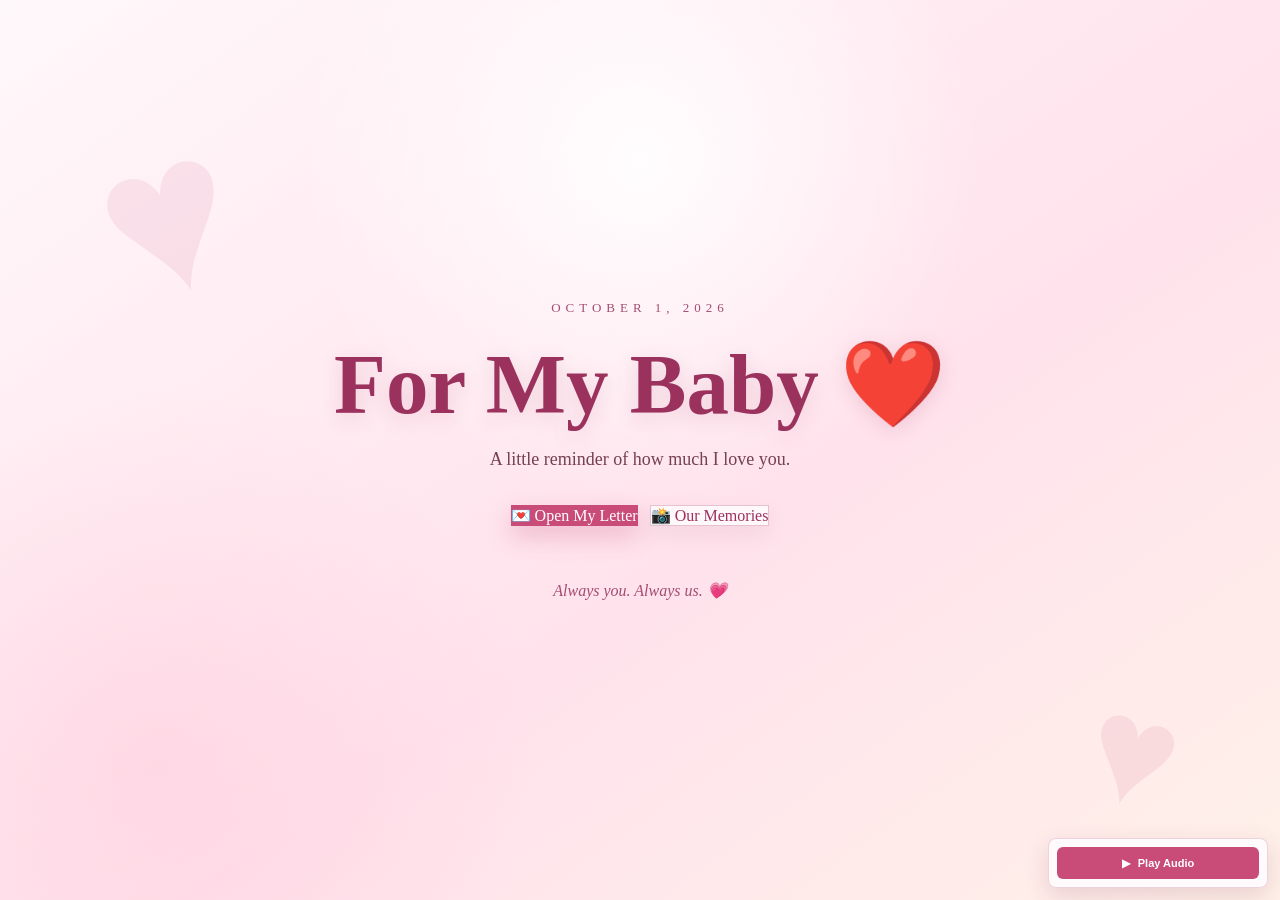
<file: index.html>
<!DOCTYPE html>
<html lang="en">
<head>
    <meta charset="UTF-8">
    <meta name="viewport" content="width=device-width, initial-scale=1.0">
    <title>For My Baby ❤️</title>
    <link rel="stylesheet" href="style.css?v=music-control">
</head>
<body class="slide-shell">
    <iframe class="slide-frame" name="slides" src="home.html" title="Our slides"></iframe>
    <div class="music-player">
        <button class="music-toggle" id="music-toggle" type="button" aria-label="Play music" aria-pressed="false">
            <span class="music-toggle-icon" aria-hidden="true">▶</span>
            <span class="music-toggle-label">Play Audio</span>
        </button>
        <audio id="background-audio" src="background-music.mp3" preload="auto"></audio>
    </div>
    <script>
        const audioPlayer = document.getElementById("background-audio");
        const musicToggle = document.getElementById("music-toggle");
        const musicToggleIcon = musicToggle.querySelector(".music-toggle-icon");
        const musicToggleLabel = musicToggle.querySelector(".music-toggle-label");

        function updateMusicButton(isPlaying) {
            musicToggleIcon.textContent = isPlaying ? "❚❚" : "▶";
            musicToggleLabel.textContent = isPlaying ? "Pause Audio" : "Play Audio";
            musicToggle.setAttribute("aria-label", isPlaying ? "Pause music" : "Play music");
            musicToggle.setAttribute("aria-pressed", String(isPlaying));
        }

        musicToggle.addEventListener("click", async () => {
            if (audioPlayer.paused) {
                if (audioPlayer.ended || audioPlayer.currentTime >= audioPlayer.duration) {
                    audioPlayer.currentTime = 0;
                }

                try {
                    await audioPlayer.play();
                } catch {
                    updateMusicButton(false);
                }
            } else {
                audioPlayer.pause();
            }
        });

        audioPlayer.addEventListener("playing", () => updateMusicButton(true));
        audioPlayer.addEventListener("pause", () => updateMusicButton(false));
        audioPlayer.addEventListener("ended", () => updateMusicButton(false));
        audioPlayer.addEventListener("error", () => {
            musicToggleIcon.textContent = "!";
            musicToggleLabel.textContent = "Audio unavailable";
            musicToggle.setAttribute("aria-label", "Audio unavailable");
            musicToggle.setAttribute("aria-pressed", "false");
        });
    </script>
</body>
</html>
</file>
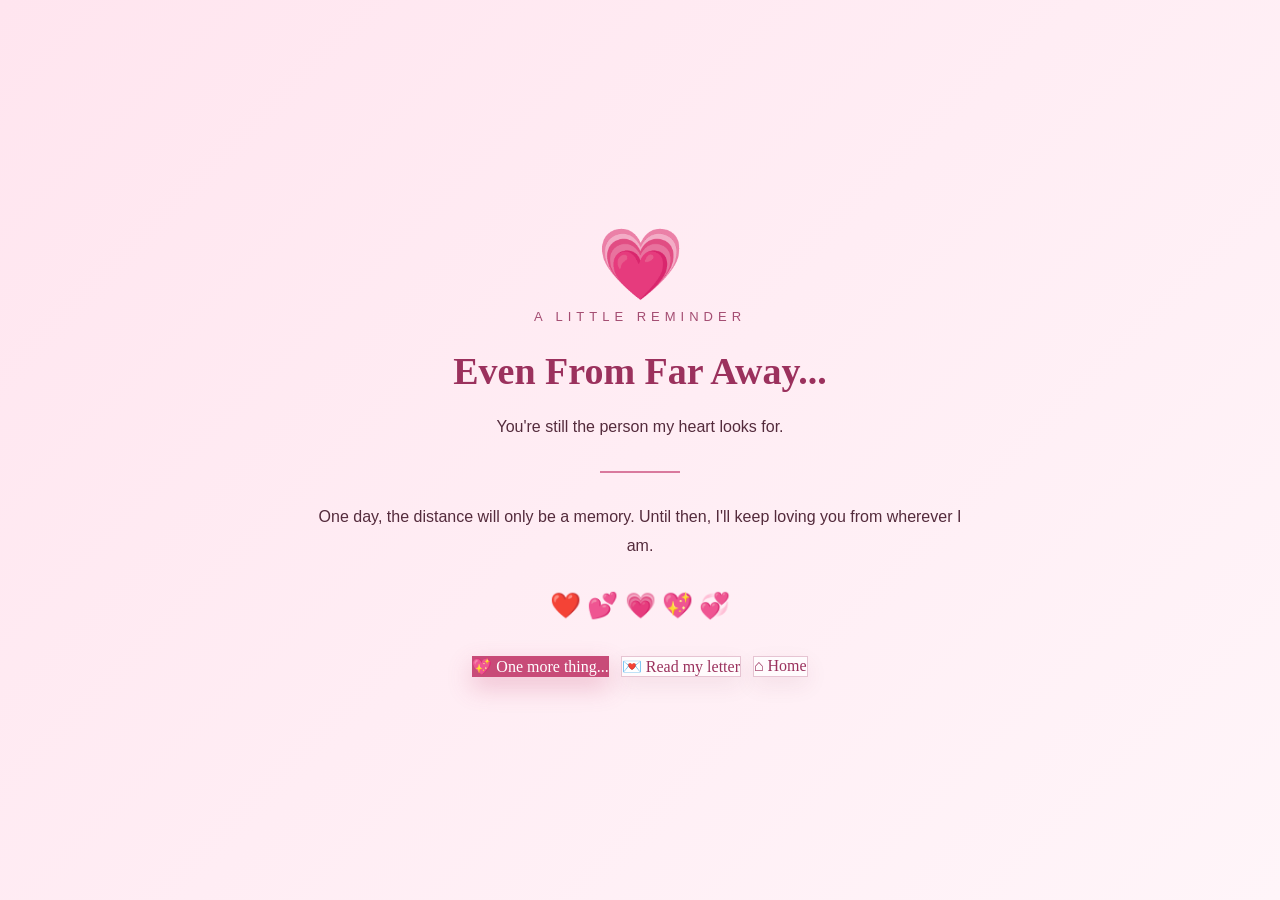
<file: distance.html>
<!DOCTYPE html>
<html lang="en">
<head>
    <meta charset="UTF-8">
    <meta name="viewport" content="width=device-width, initial-scale=1.0">
    <title>A Little Love Note ❤️</title>
    <link rel="stylesheet" href="style.css">
</head>
<body>
    <div class="hearts" aria-hidden="true">
        <span>❤️</span><span>💗</span><span>💕</span><span>💖</span>
        <span>💗</span><span>❤️</span><span>💕</span><span>💞</span>
    </div>

    <main class="distance">
        <section class="distance-card">
            <div class="big-heart">💗</div>
            <p class="small-text">A LITTLE REMINDER</p>
            <h1>Even From Far Away...</h1>
            <p>You're still the person my heart looks for.</p>
            <div class="line"></div>
            <p>One day, the distance will only be a memory. Until then, I'll keep loving you from wherever I am.</p>
            <div class="hearts-line">❤️ 💕 💗 💖 💞</div>

            <nav class="page-links" aria-label="More pages">
                <a class="button-primary" href="ending.html" target="slides">💖 One more thing...</a>
                <a class="button-secondary" href="letter.html" target="slides">💌 Read my letter</a>
                <a class="button-secondary" href="home.html" target="slides">⌂ Home</a>
            </nav>
        </section>
    </main>
</body>
</html>
</file>
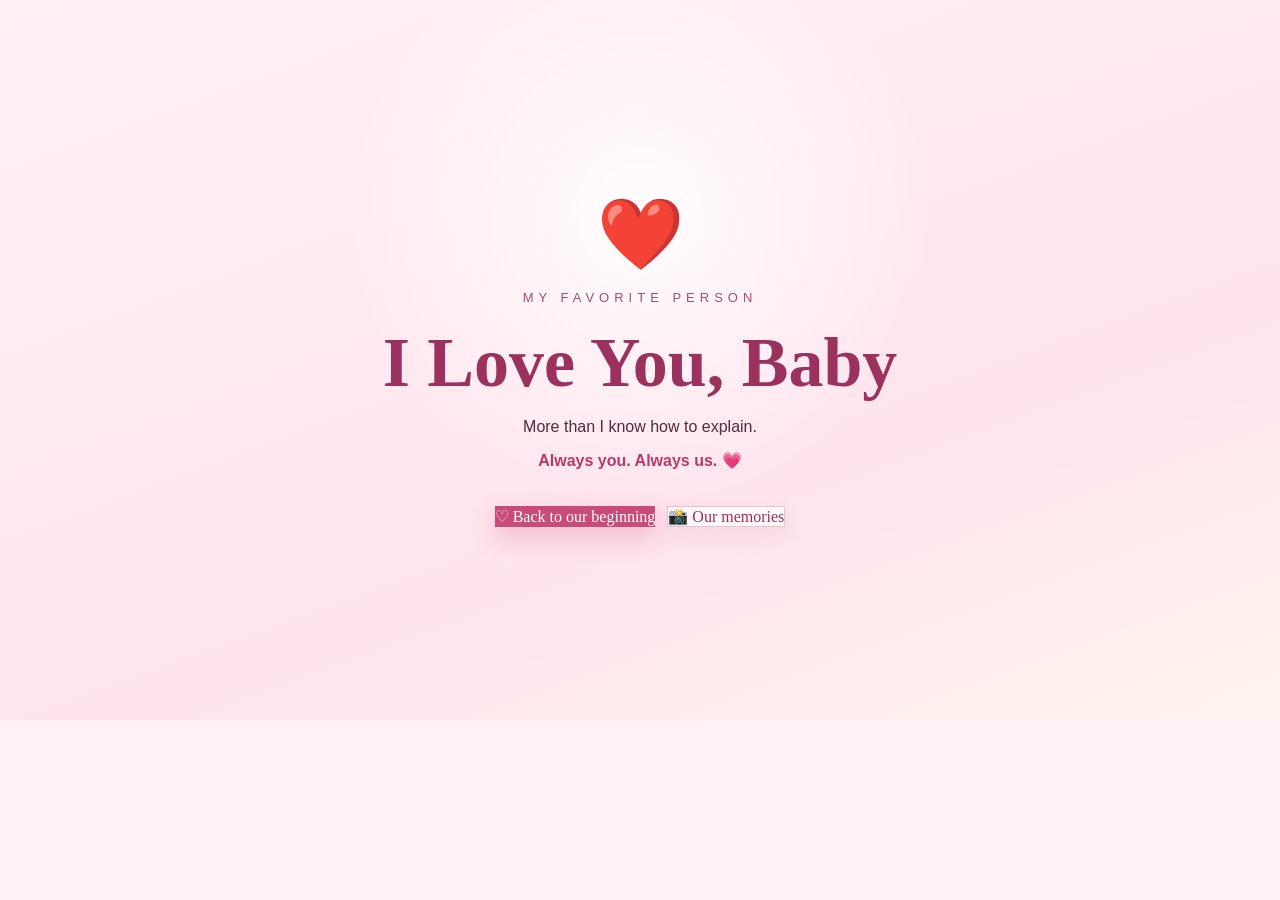
<file: ending.html>
<!DOCTYPE html>
<html lang="en">
<head>
    <meta charset="UTF-8">
    <meta name="viewport" content="width=device-width, initial-scale=1.0">
    <title>Always Us ❤️</title>
    <link rel="stylesheet" href="style.css">
</head>
<body>
    <div class="hearts" aria-hidden="true">
        <span>❤️</span><span>💗</span><span>💕</span><span>💖</span>
        <span>💗</span><span>❤️</span><span>💕</span><span>💞</span>
    </div>

    <main class="ending-page">
        <div class="big-heart">❤️</div>
        <p class="small-text">MY FAVORITE PERSON</p>
        <h1>I Love You, Baby</h1>
        <p>More than I know how to explain.</p>
        <p class="forever">Always you. Always us. 💗</p>

        <nav class="page-links" aria-label="More pages">
            <a class="button-primary" href="home.html" target="slides">♡ Back to our beginning</a>
            <a class="button-secondary" href="memories.html" target="slides">📸 Our memories</a>
        </nav>
    </main>
</body>
</html>
</file>
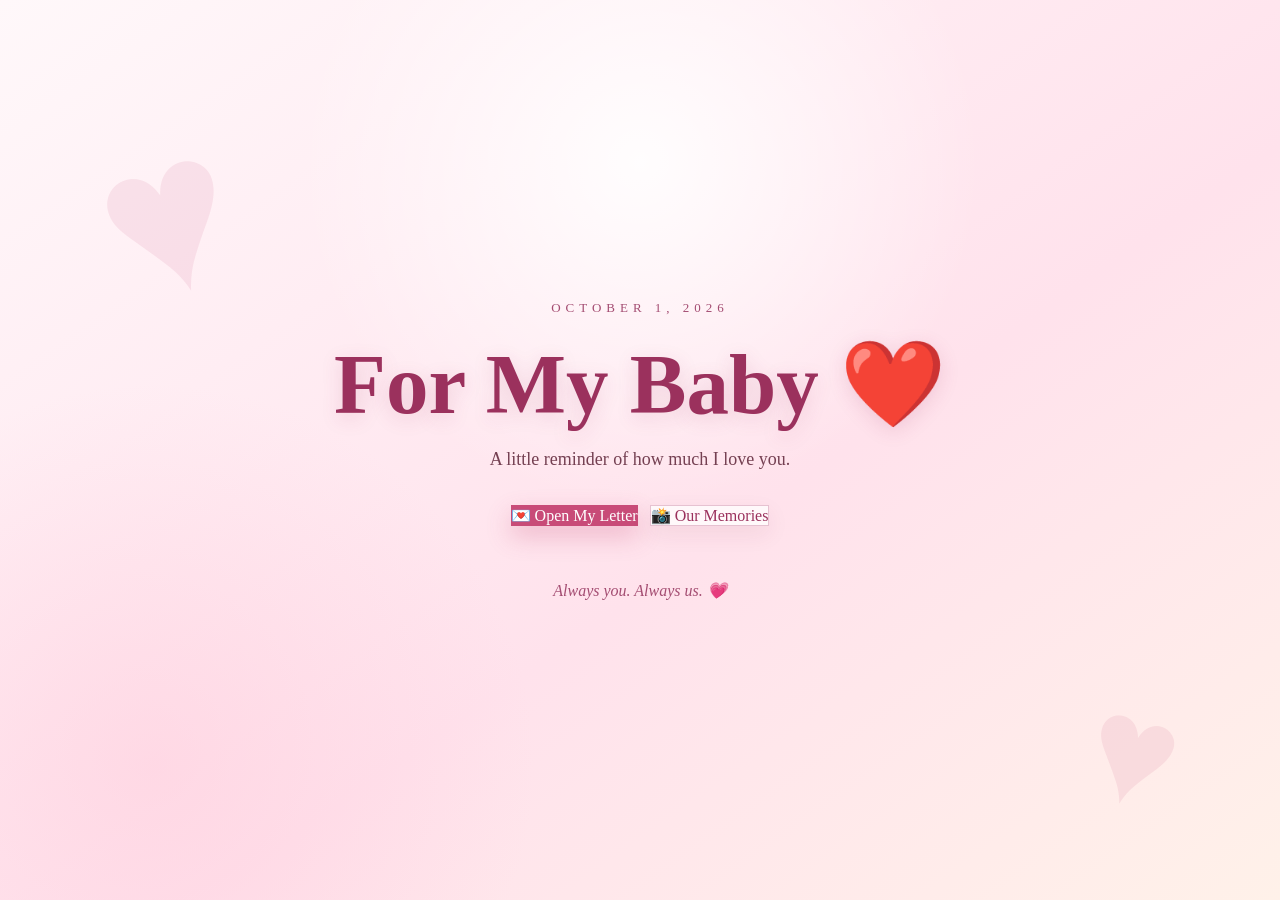
<file: home.html>
<!DOCTYPE html>
<html lang="en">
<head>
    <meta charset="UTF-8">
    <meta name="viewport" content="width=device-width, initial-scale=1.0">
    <title>For My Baby ❤️</title>
    <link rel="stylesheet" href="style.css">
</head>
<body>
    <div class="hearts" aria-hidden="true">
        <span>❤️</span><span>💗</span><span>💕</span><span>💖</span>
        <span>💗</span><span>❤️</span><span>💕</span><span>💞</span>
    </div>

    <main class="hero">
        <p class="small-text">OCTOBER 1, 2026</p>
        <h1>For My Baby ❤️</h1>
        <p class="subtitle">A little reminder of how much I love you.</p>

        <nav class="hero-actions" aria-label="Choose a page">
            <a class="button-primary" href="letter.html" target="slides">💌 Open My Letter</a>
            <a class="button-secondary" href="memories.html" target="slides">📸 Our Memories</a>
        </nav>

        <p class="home-note">Always you. Always us. 💗</p>
    </main>
</body>
</html>
</file>
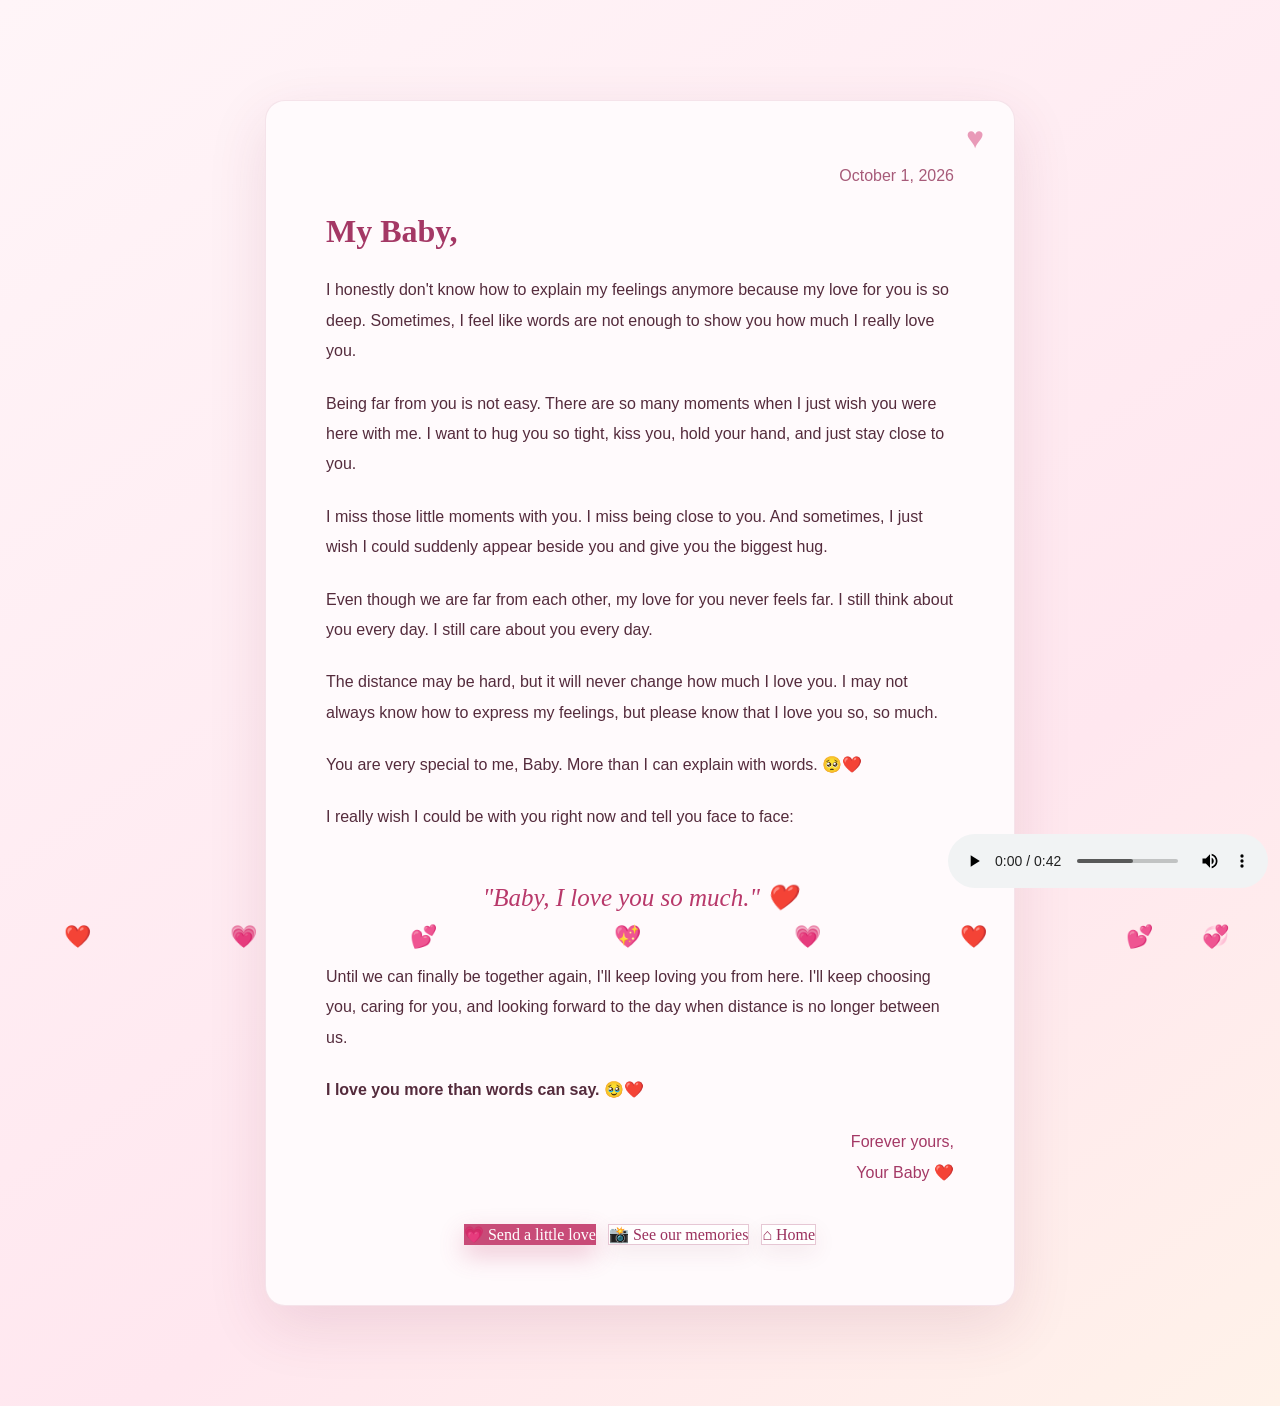
<file: letter.html>
<!DOCTYPE html>
<html lang="en">
<head>
    <meta charset="UTF-8">
    <meta name="viewport" content="width=device-width, initial-scale=1.0">
    <title>My Letter to You ❤️</title>
    <link rel="stylesheet" href="style.css">
</head>
<body>
    <div class="hearts" aria-hidden="true">
        <span>❤️</span><span>💗</span><span>💕</span><span>💖</span>
        <span>💗</span><span>❤️</span><span>💕</span><span>💞</span>
    </div>

    <main class="letter">
        <article class="paper">
            <p class="date">October 1, 2026</p>
            <h2>My Baby,</h2>

            <p>I honestly don't know how to explain my feelings anymore because my love for you is so deep. Sometimes, I feel like words are not enough to show you how much I really love you.</p>
            <p>Being far from you is not easy. There are so many moments when I just wish you were here with me. I want to hug you so tight, kiss you, hold your hand, and just stay close to you.</p>
            <p>I miss those little moments with you. I miss being close to you. And sometimes, I just wish I could suddenly appear beside you and give you the biggest hug.</p>
            <p>Even though we are far from each other, my love for you never feels far. I still think about you every day. I still care about you every day.</p>
            <p>The distance may be hard, but it will never change how much I love you. I may not always know how to express my feelings, but please know that I love you so, so much.</p>
            <p>You are very special to me, Baby. More than I can explain with words. 🥺❤️</p>
            <p>I really wish I could be with you right now and tell you face to face:</p>

            <div class="quote">"Baby, I love you so much." ❤️</div>

            <p>Until we can finally be together again, I'll keep loving you from here. I'll keep choosing you, caring for you, and looking forward to the day when distance is no longer between us.</p>
            <p class="ending">I love you more than words can say. 🥹❤️</p>
            <p class="signature">Forever yours,<br>Your Baby ❤️</p>

            <nav class="page-links" aria-label="More pages">
                <a class="button-primary" href="distance.html" target="slides">💗 Send a little love</a>
                <a class="button-secondary" href="memories.html" target="slides">📸 See our memories</a>
                <a class="button-secondary" href="home.html" target="slides">⌂ Home</a>
            </nav>
        </article>
    </main>

    <audio id="letter-audio" controls preload="auto" hidden></audio>

    <script>
        const letterAudio = document.getElementById("letter-audio");
        const isStandalone = window.self === window.top;

        if (isStandalone) {
            document.body.classList.add("standalone-letter");
            letterAudio.src = "background-music.mp3";
            letterAudio.hidden = false;
            letterAudio.style.cssText = "display: block; position: fixed; right: 12px; bottom: 12px; z-index: 100; width: min(320px, calc(100vw - 24px)); height: 54px;";
        }
    </script>
</body>
</html>
</file>
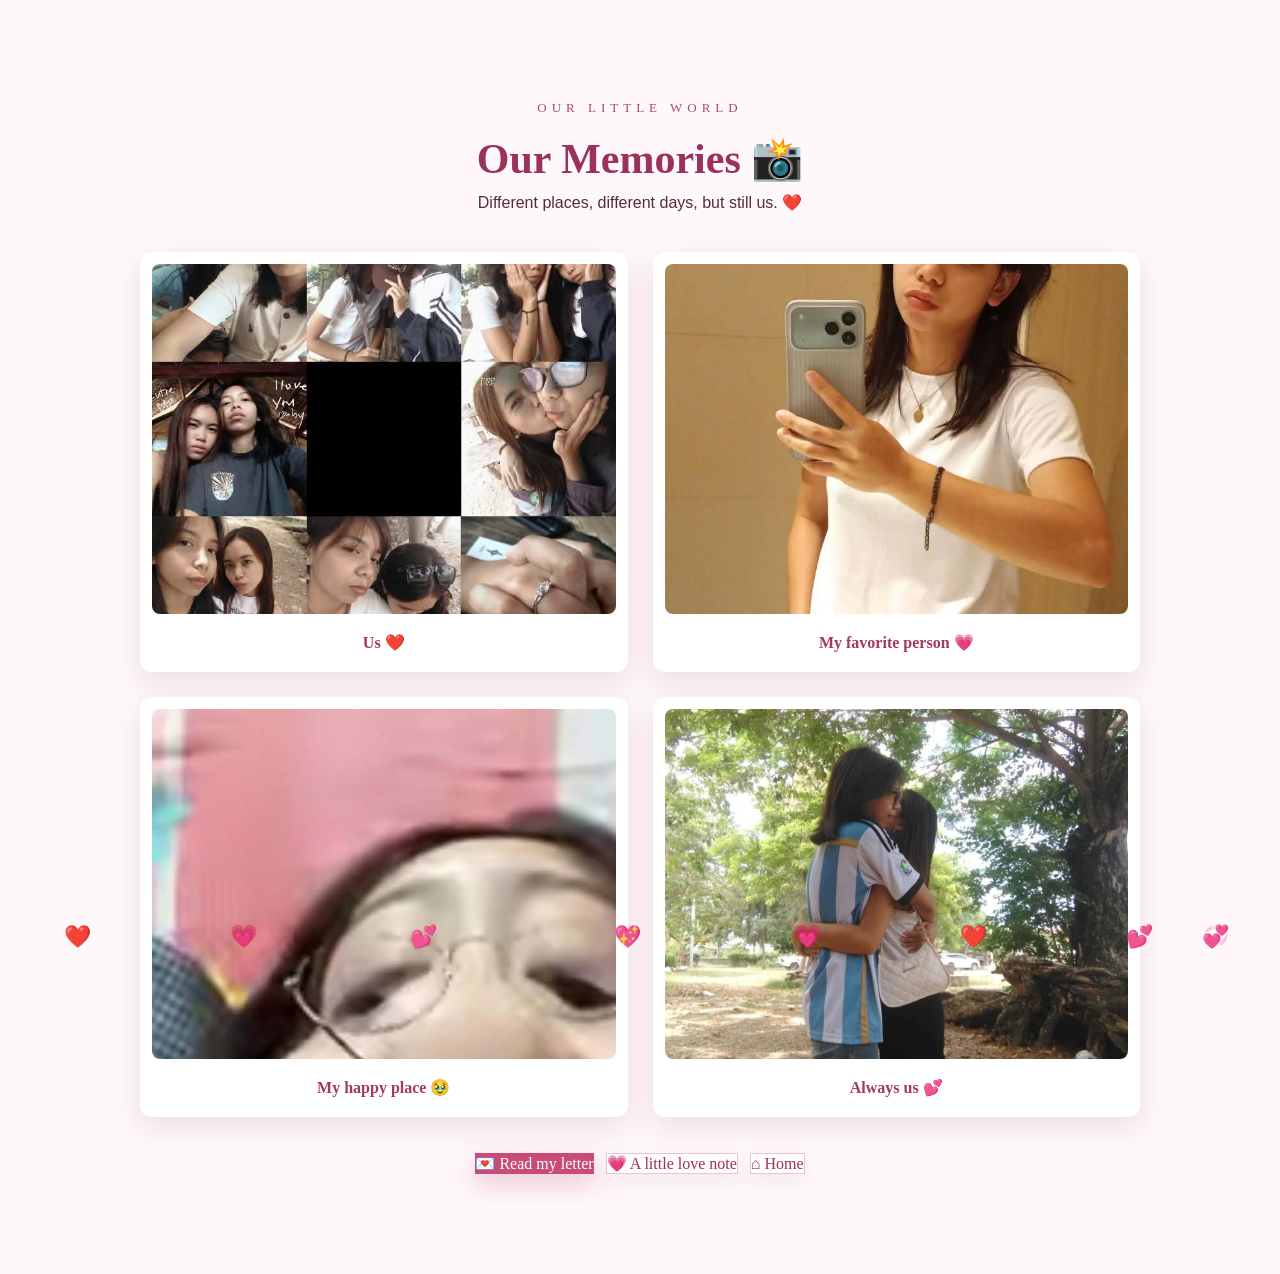
<file: memories.html>
<!DOCTYPE html>
<html lang="en">
<head>
    <meta charset="UTF-8">
    <meta name="viewport" content="width=device-width, initial-scale=1.0">
    <title>Our Memories ❤️</title>
    <link rel="stylesheet" href="style.css">
</head>
<body>
    <div class="hearts" aria-hidden="true">
        <span>❤️</span><span>💗</span><span>💕</span><span>💖</span>
        <span>💗</span><span>❤️</span><span>💕</span><span>💞</span>
    </div>

    <main class="memories">
        <p class="small-text">OUR LITTLE WORLD</p>
        <h1>Our Memories 📸</h1>
        <p class="memory-text">Different places, different days, but still us. ❤️</p>

        <div class="gallery">
            <div class="photo">
                <button class="photo-view" type="button" aria-label="View photo: Us" data-caption="Us ❤️">
                    <img src="f45a0f33-6721-474c-8d73-1665b9144b93.jpg" alt="Our memory">
                </button>
                <span class="photo-placeholder" aria-hidden="true" hidden>♡<small>A little piece of us</small></span>
                <span>Us ❤️</span>
            </div>
            <div class="photo">
                <button class="photo-view" type="button" aria-label="View photo: My favorite person" data-caption="My favorite person 💗">
                    <img src="2babba98-69b6-4b0b-8e13-4343523f0bb8.jpg" alt="Our memory">
                </button>
                <span class="photo-placeholder" aria-hidden="true" hidden>♡<small>My favorite moment</small></span>
                <span>My favorite person 💗</span>
            </div>
            <div class="photo">
                <button class="photo-view" type="button" aria-label="View photo: My happy place" data-caption="My happy place 🥹">
                    <img src="f2f4e388-74cc-43ec-a702-1cacf27a7a13.jpg" alt="Our memory">
                </button>
                <span class="photo-placeholder" aria-hidden="true" hidden>♡<small>My happy place</small></span>
                <span>My happy place 🥹</span>
            </div>
            <div class="photo">
                <button class="photo-view" type="button" aria-label="View photo: Always us" data-caption="Always us 💕">
                    <img src="6d114da7-c4dc-4622-9747-cdec7e1051fc.jpg" alt="Our memory">
                </button>
                <span class="photo-placeholder" aria-hidden="true" hidden>♡<small>Always us</small></span>
                <span>Always us 💕</span>
            </div>
        </div>

        <nav class="page-links" aria-label="More pages">
            <a class="button-primary" href="letter.html" target="slides">💌 Read my letter</a>
            <a class="button-secondary" href="distance.html" target="slides">💗 A little love note</a>
            <a class="button-secondary" href="home.html" target="slides">⌂ Home</a>
        </nav>
    </main>

    <dialog class="photo-viewer" id="photo-viewer" aria-labelledby="photo-caption">
        <div class="photo-viewer-heading">
            <p id="photo-caption"></p>
            <button class="photo-viewer-close" type="button" aria-label="Close photo">×</button>
        </div>
        <img class="photo-viewer-image" alt="">
    </dialog>

    <script>
        const viewer = document.getElementById("photo-viewer");
        const viewerImage = viewer.querySelector(".photo-viewer-image");
        const viewerCaption = document.getElementById("photo-caption");

        document.querySelectorAll(".photo-view").forEach((button) => {
            const image = button.querySelector("img");

            button.addEventListener("click", () => {
                viewerImage.src = image.currentSrc || image.src;
                viewerImage.alt = image.alt;
                viewerCaption.textContent = button.dataset.caption;
                viewer.showModal();
            });

            image.addEventListener("error", () => {
                button.hidden = true;
                button.nextElementSibling.hidden = false;
            });
        });

        viewer.querySelector(".photo-viewer-close").addEventListener("click", () => viewer.close());
        viewer.addEventListener("click", (event) => {
            if (event.target === viewer) viewer.close();
        });
    </script>
</body>
</html>
</file>
<file: style.css>
* {
    margin: 0;
    padding: 0;
    box-sizing: border-box;
}

html {
    scroll-behavior: smooth;
}

body {
    font-family: "Georgia", serif;
    background: #fff0f6;
    color: #4a2635;
    overflow-x: hidden;
}

.slide-shell {
    min-height: 100vh;
    overflow: hidden;
}

.slide-frame {
    display: block;
    width: 100%;
    height: 100vh;
    border: 0;
}

.music-player {
    position: fixed;
    right: 12px;
    bottom: 12px;
    z-index: 30;
    display: grid;
    gap: 6px;
    width: 220px;
    max-width: calc(100vw - 24px);
    padding: 8px;
    border: 1px solid rgba(164, 56, 101, 0.2);
    border-radius: 8px;
    background: rgba(255, 250, 252, 0.96);
    box-shadow: 0 8px 24px rgba(120, 40, 70, 0.16);
}

.music-player span {
    color: #9b315d;
    font-family: Arial, sans-serif;
    font-size: 11px;
    font-weight: bold;
}

.music-toggle {
    display: flex;
    align-items: center;
    justify-content: center;
    gap: 8px;
    width: 100%;
    min-height: 32px;
    padding: 6px 10px;
    border-radius: 6px;
    background: #c84b78;
    color: white;
    font-size: 12px;
    text-decoration: none;
    touch-action: manipulation;
    transition: background 180ms ease;
}

.music-toggle span {
    color: inherit;
}

.music-toggle:hover {
    background: #ae3867;
    transform: none;
}

.music-toggle:focus-visible {
    outline: 3px solid #8e3155;
    outline-offset: 3px;
}

audio#bgMusic,
body:not(.standalone-letter) .music-button {
    display: none !important;
}

.standalone-letter .music-button {
    display: flex !important;
    align-items: center;
    justify-content: center;
    gap: 8px;
    top: auto;
    right: 12px;
    bottom: 12px;
    width: 130px;
    height: 40px;
    border-radius: 6px;
    font-size: 12px;
}

.standalone-letter .music-button span {
    color: inherit;
}

#letter-audio {
    position: fixed;
    right: 12px;
    bottom: 12px;
    z-index: 100;
    width: min(320px, calc(100vw - 24px));
}

/* HERO */

.hero {
    min-height: 100vh;
    display: flex;
    flex-direction: column;
    justify-content: center;
    align-items: center;
    text-align: center;
    padding: 30px;
    background:
        radial-gradient(circle at 50% 18%, rgba(255, 255, 255, 0.9), transparent 35%),
        radial-gradient(circle at 12% 85%, rgba(255, 192, 211, 0.35), transparent 28%),
        linear-gradient(145deg, #fff8fa, #ffe2ec 58%, #fff1e9);
    position: relative;
    isolation: isolate;
}

.hero::before,
.hero::after {
    content: "♥";
    position: absolute;
    z-index: -1;
    color: rgba(197, 68, 113, 0.1);
    font-size: clamp(100px, 18vw, 220px);
    line-height: 1;
}

.hero::before {
    top: 12%;
    left: 8%;
    transform: rotate(-18deg);
}

.hero::after {
    right: 8%;
    bottom: 8%;
    font-size: clamp(70px, 12vw, 150px);
    transform: rotate(16deg);
}

.small-text {
    letter-spacing: 5px;
    font-size: 13px;
    color: #a44d72;
    margin-bottom: 18px;
}

.hero h1 {
    font-size: clamp(45px, 10vw, 85px);
    color: #9b315d;
    text-shadow: 0 5px 20px rgba(155, 49, 93, 0.15);
    text-wrap: balance;
}

.subtitle {
    margin-top: 15px;
    font-size: 18px;
    color: #754052;
}

.hero-actions {
    display: flex;
    flex-wrap: wrap;
    justify-content: center;
    gap: 12px;
    margin-top: 35px;
}

.home-note {
    margin-top: 55px;
    color: #a44d72;
    font-style: italic;
}

button {
    border: none;
    min-height: 52px;
    padding: 14px 24px;
    border-radius: 50px;
    font-family: inherit;
    font-size: 16px;
    font-weight: bold;
    cursor: pointer;
    transition: transform 180ms ease, box-shadow 180ms ease, background 180ms ease;
}

.button-primary,
.button-secondary {
    display: inline-flex;
    align-items: center;
    justify-content: center;
    text-align: center;
    text-decoration: none;
}

.button-primary {
    background: #c84b78;
    color: white;
    box-shadow: 0 10px 25px rgba(200, 75, 120, 0.3);
}

.button-secondary {
    border: 1px solid rgba(164, 56, 101, 0.28);
    background: rgba(255, 255, 255, 0.76);
    color: #9b315d;
    box-shadow: 0 8px 22px rgba(120, 40, 70, 0.08);
}

button:hover {
    transform: translateY(-3px);
}

.button-primary:hover {
    background: #ae3867;
    box-shadow: 0 13px 28px rgba(200, 75, 120, 0.36);
}

button:focus-visible {
    outline: 3px solid #8e3155;
    outline-offset: 4px;
}


/* LETTER */

.letter {
    min-height: 100vh;
    padding: 100px 20px;
    display: flex;
    justify-content: center;
    align-items: center;
    background: linear-gradient(145deg, #fff5f8, #ffe7ef 65%, #fff2e9);
}

.paper {
    max-width: 750px;
    background: #fffafc;
    padding: 60px;
    border: 1px solid rgba(192, 105, 139, 0.16);
    border-radius: 20px;
    box-shadow: 0 20px 60px rgba(120, 40, 70, 0.12);
    position: relative;
}

.paper::before {
    content: "♥";
    position: absolute;
    top: 20px;
    right: 30px;
    color: #e99ab8;
    font-size: 30px;
}

.date {
    text-align: right;
    color: #a75b79;
    margin-bottom: 35px;
}

.paper h2 {
    font-size: 32px;
    margin-bottom: 25px;
    color: #a43865;
}

.paper p {
    font-family: Arial, sans-serif;
    line-height: 1.9;
    margin-bottom: 22px;
    font-size: 16px;
}

.quote {
    text-align: center;
    font-size: 25px;
    font-style: italic;
    color: #b8386a;
    padding: 25px;
    margin: 25px 0;
}

.ending {
    font-weight: bold;
}

.signature {
    text-align: right;
    color: #a43865;
}

.letter-action {
    padding-top: 18px;
    border-top: 1px dashed rgba(164, 56, 101, 0.28);
    text-align: center;
}

.love-message {
    min-height: 1.5em;
    margin: 14px 0 0 !important;
    color: #a43865;
    font-family: Georgia, serif !important;
    font-style: italic;
}


/* MEMORIES */

.memories {
    min-height: 100vh;
    padding: 100px 20px;
    text-align: center;
    background: #fff8fb;
}

.memories h1,
.memories h2 {
    font-size: 42px;
    color: #9b315d;
    margin-bottom: 10px;
}

.memory-text {
    font-family: Arial, sans-serif;
    margin-bottom: 40px;
}

.gallery {
    max-width: 1000px;
    margin: auto;
    display: grid;
    grid-template-columns: repeat(2, 1fr);
    gap: 25px;
}

.photo {
    background: white;
    padding: 12px;
    border-radius: 12px;
    box-shadow: 0 10px 30px rgba(100, 30, 60, 0.12);
    transition: 0.3s;
}

.photo:hover {
    transform: rotate(-2deg) scale(1.02);
}

.photo img {
    width: 100%;
    height: 350px;
    object-fit: cover;
    border-radius: 8px;
}

.photo-view {
    display: block;
    width: 100%;
    min-height: 0;
    padding: 0;
    border: 0;
    border-radius: 8px;
    background: transparent;
    box-shadow: none;
    cursor: zoom-in;
}

.photo-view:hover {
    transform: none;
    box-shadow: none;
}

.photo-view:focus-visible {
    outline-offset: 5px;
}

.photo-viewer {
    width: min(94vw, 1200px);
    max-width: none;
    max-height: 94vh;
    margin: auto;
    padding: 16px;
    overflow: auto;
    border: 1px solid rgba(255, 255, 255, 0.35);
    border-radius: 12px;
    background: #fff8fb;
    box-shadow: 0 24px 80px rgba(26, 13, 19, 0.35);
}

.photo-viewer::backdrop {
    background: rgba(34, 17, 25, 0.84);
    backdrop-filter: blur(5px);
}

.photo-viewer-heading {
    display: flex;
    align-items: center;
    justify-content: space-between;
    gap: 16px;
    margin-bottom: 12px;
}

.photo-viewer-heading p {
    color: #9b315d;
    font-weight: bold;
}

.photo-viewer-close {
    display: grid;
    width: 40px;
    min-height: 40px;
    padding: 0;
    place-items: center;
    border-radius: 50%;
    background: #f9e1ea;
    color: #79324f;
    font-size: 28px;
    line-height: 1;
}

.photo-viewer-image {
    display: block;
    width: auto;
    height: auto;
    max-width: 100%;
    max-height: calc(94vh - 100px);
    margin: 0 auto;
    object-fit: contain;
}

.photo .photo-placeholder {
    height: 350px;
    display: flex;
    flex-direction: column;
    align-items: center;
    justify-content: center;
    gap: 8px;
    border-radius: 8px;
    background:
        radial-gradient(circle at 25% 25%, rgba(255, 255, 255, 0.9), transparent 35%),
        linear-gradient(145deg, #ffe6ee, #f8c5d5 58%, #fce9dc);
    color: #b74470;
    font-size: 82px;
}

.photo:nth-child(2) .photo-placeholder {
    background: linear-gradient(145deg, #fff1e5, #f8d1ca 58%, #ffe8ee);
}

.photo:nth-child(3) .photo-placeholder {
    background: linear-gradient(145deg, #ffeaf0, #f6c9dc 58%, #fff1e5);
}

.photo:nth-child(4) .photo-placeholder {
    background: linear-gradient(145deg, #fff0e8, #f6d2d8 58%, #fbe4ef);
}

.photo-placeholder[hidden] {
    display: none;
}

.photo-placeholder small {
    color: #754052;
    font-size: 14px;
    font-style: italic;
}

.photo span {
    display: block;
    padding: 15px 5px 8px;
    color: #a43865;
    font-weight: bold;
}


/* DISTANCE */

.distance {
    min-height: 100vh;
    padding: 100px 20px;
    text-align: center;
    background: linear-gradient(135deg, #ffe5ef, #fff5f9);
    display: flex;
    align-items: center;
    justify-content: center;
}

.distance-card {
    max-width: 650px;
    margin: auto;
}

.big-heart {
    font-size: 70px;
    animation: heartbeat 1.5s infinite;
}

.distance h1,
.distance h2 {
    font-size: 38px;
    color: #9b315d;
    margin: 20px 0;
}

.distance p {
    font-family: Arial, sans-serif;
    line-height: 1.8;
}

.line {
    width: 80px;
    height: 2px;
    background: #d9799d;
    margin: 30px auto;
}

.hearts-line {
    font-size: 25px;
    margin-top: 30px;
}

.page-links {
    width: 100%;
    max-width: 430px;
    display: flex;
    flex-wrap: wrap;
    justify-content: center;
    gap: 12px;
    margin: 36px auto 0;
}


/* END */

.ending-page {
    min-height: 80vh;
    display: flex;
    flex-direction: column;
    justify-content: center;
    align-items: center;
    text-align: center;
    padding: 30px;
    background:
        radial-gradient(circle at 50% 30%, rgba(255, 255, 255, 0.9), transparent 36%),
        linear-gradient(160deg, #fff0f6, #ffe4ed 65%, #fff4ed);
}

.ending-page h1 {
    font-size: clamp(40px, 8vw, 70px);
    color: #9b315d;
}

.ending-page p {
    font-family: Arial, sans-serif;
    margin-top: 15px;
}

.forever {
    color: #b8386a;
    font-weight: bold;
}

.ending-page button {
    margin-top: 28px;
}


/* FLOATING HEARTS */

.hearts span {
    position: fixed;
    bottom: -50px;
    font-size: 22px;
    animation: float 8s linear infinite;
    z-index: 10;
    pointer-events: none;
}

.hearts span:nth-child(1) { left: 5%; animation-delay: 0s; }
.hearts span:nth-child(2) { left: 18%; animation-delay: 2s; }
.hearts span:nth-child(3) { left: 32%; animation-delay: 4s; }
.hearts span:nth-child(4) { left: 48%; animation-delay: 1s; }
.hearts span:nth-child(5) { left: 62%; animation-delay: 3s; }
.hearts span:nth-child(6) { left: 75%; animation-delay: 5s; }
.hearts span:nth-child(7) { left: 88%; animation-delay: 2s; }
.hearts span:nth-child(8) { right: 4%; animation-delay: 6s; }


@keyframes float {

    0% {
        transform: translateY(0) rotate(0);
        opacity: 0;
    }

    20% {
        opacity: 1;
    }

    100% {
        transform: translateY(-110vh) rotate(360deg);
        opacity: 0;
    }

}


@keyframes heartbeat {

    0%, 100% {
        transform: scale(1);
    }

    50% {
        transform: scale(1.18);
    }

}


/* CLICK HEART */

.click-heart {
    position: fixed;
    pointer-events: none;
    font-size: 25px;
    animation: clickHeart 1.2s forwards;
    z-index: 999;
}

@keyframes clickHeart {

    0% {
        transform: translate(-50%, -50%) scale(0.5);
        opacity: 1;
    }

    100% {
        transform: translate(-50%, -150px) scale(1.5);
        opacity: 0;
    }

}


/* MOBILE */

@media (max-width: 600px) {

    .paper {
        padding: 35px 25px;
    }

    .hero-actions {
        width: 100%;
        max-width: 340px;
    }

    .hero-actions > *,
    .page-links > * {
        width: 100%;
    }

    .gallery {
        grid-template-columns: 1fr;
    }

    .photo img {
        height: 300px;
    }

    .memories h1,
    .memories h2 {
        font-size: 35px;
    }

}

@media (prefers-reduced-motion: reduce) {
    *,
    *::before,
    *::after {
        scroll-behavior: auto !important;
        animation-duration: 0.01ms !important;
        animation-iteration-count: 1 !important;
        transition-duration: 0.01ms !important;
    }
}

* {
    margin: 0;
    padding: 0;
    box-sizing: border-box;
}

html {
    scroll-behavior: smooth;
}

body {
    font-family: Georgia, "Times New Roman", serif;
    color: #542b3c;
    background: #fff1f6;
    min-height: 100vh;
    overflow-x: hidden;
}


/* =========================
   FLOATING HEARTS
========================= */

.floating-hearts span {
    position: fixed;
    bottom: -50px;
    font-size: 22px;
    pointer-events: none;
    z-index: 5;
    animation: floatHeart 9s linear infinite;
    opacity: 0;
}

.floating-hearts span:nth-child(1) {
    left: 5%;
    animation-delay: 0s;
}

.floating-hearts span:nth-child(2) {
    left: 17%;
    animation-delay: 2s;
}

.floating-hearts span:nth-child(3) {
    left: 30%;
    animation-delay: 4s;
}

.floating-hearts span:nth-child(4) {
    left: 43%;
    animation-delay: 1s;
}

.floating-hearts span:nth-child(5) {
    left: 58%;
    animation-delay: 5s;
}

.floating-hearts span:nth-child(6) {
    left: 70%;
    animation-delay: 3s;
}

.floating-hearts span:nth-child(7) {
    left: 83%;
    animation-delay: 6s;
}

.floating-hearts span:nth-child(😎 {
    left: 94%;
    animation-delay: 2s;
}

@keyframes floatHeart {

    0% {
        transform: translateY(0) rotate(0deg);
        opacity: 0;
    }

    15% {
        opacity: 0.8;
    }

    100% {
        transform: translateY(-110vh) rotate(360deg);
        opacity: 0;
    }
}


/* =========================
   MUSIC BUTTON
========================= */

.music-button {
    position: fixed;
    top: 20px;
    right: 20px;

    width: 50px;
    height: 50px;

    border: none;
    border-radius: 50%;

    background: #c94c7c;
    color: white;

    font-size: 20px;

    cursor: pointer;

    z-index: 100;

    box-shadow: 0 8px 25px rgba(130, 40, 75, 0.25);

    transition: 0.3s;
}

.music-button:hover {
    transform: scale(1.1);
}


/* =========================
   GENERAL
========================= */

.date-text {
    letter-spacing: 5px;
    font-family: Arial, sans-serif;
    font-size: 12px;
    color: #a45170;
    margin-bottom: 20px;
}

.love-button,
.back-button {
    display: inline-block;

    text-decoration: none;

    padding: 16px 30px;

    border-radius: 50px;

    background: #c94c7c;
    color: white;

    font-family: Arial, sans-serif;
    font-size: 15px;

    box-shadow: 0 10px 25px rgba(170, 55, 95, 0.25);

    transition: 0.3s;

    margin-top: 30px;
}

.love-button:hover,
.back-button:hover {
    transform: translateY(-4px) scale(1.03);
    background: #b63e6c;
}


/* =========================
   PAGE 1
========================= */

.home-page {
    background:
        radial-gradient(circle at 50% 10%, #ffd8e8, transparent 35%),
        linear-gradient(135deg, #fff8fb, #ffe5ef);
}

.hero {
    min-height: 100vh;

    display: flex;
    flex-direction: column;

    justify-content: center;
    align-items: center;

    text-align: center;

    padding: 30px;

    position: relative;
}

.heart-logo {
    font-size: 90px;
    color: #c94c7c;

    animation: pulse 2s infinite;

    margin-bottom: 5px;
}

.hero h1 {
    font-size: clamp(50px, 11vw, 95px);
    color: #9c315d;
    margin-bottom: 15px;
}

.subtitle {
    font-size: 20px;
    margin-bottom: 20px;
}

.small-message {
    font-family: Arial, sans-serif;
    line-height: 1.7;
    color: #805066;
}

@keyframes pulse {

    0%, 100% {
        transform: scale(1);
    }

    50% {
        transform: scale(1.12);
    }
}


/* =========================
   PAGE 2
========================= */

.page-container {
    min-height: 100vh;

    display: flex;
    flex-direction: column;

    align-items: center;

    padding: 90px 20px;
}

.letter-card {
    width: 100%;
    max-width: 760px;

    background: rgba(255, 252, 253, 0.95);

    padding: 55px;

    border-radius: 25px;

    box-shadow:
        0 20px 60px rgba(100, 35, 60, 0.12);

    position: relative;
}

.tiny-heart {
    position: absolute;
    right: 30px;
    top: 20px;

    font-size: 35px;
    color: #d77c9d;
}

.letter-card h1 {
    color: #9c315d;
    font-size: 38px;
    margin-bottom: 30px;
}

.letter-card p {
    font-family: Arial, sans-serif;
    font-size: 16px;
    line-height: 1.9;
    margin-bottom: 22px;
}

.quote {
    text-align: center;

    color: #b33668;

    font-size: 25px;

    font-style: italic;

    padding: 25px 10px;

    margin: 20px 0;
}

.love-ending {
    font-weight: bold;
    color: #a1325d;
}

.signature {
    text-align: right;
    color: #a1325d;
}


/* =========================
   PAGE 3
========================= */

.memories-page {
    min-height: 100vh;

    text-align: center;

    padding: 90px 20px 100px;
}

.memories-page h1 {
    font-size: clamp(42px, 8vw, 65px);
    color: #9c315d;
}

.memory-subtitle {
    font-family: Arial, sans-serif;
    line-height: 1.7;
    margin: 15px 0 45px;
}

.photo-grid {
    max-width: 1000px;
    margin: auto;

    display: grid;

    grid-template-columns: repeat(2, 1fr);

    gap: 25px;
}

.memory-card {
    background: white;

    padding: 12px;

    border-radius: 20px;

    box-shadow:
        0 15px 35px rgba(100, 30, 60, 0.12);

    transition: 0.4s;
}

.memory-card:hover {
    transform: translateY(-8px) rotate(-1deg);
}

.memory-card img {
    width: 100%;
    height: 350px;

    object-fit: cover;

    border-radius: 15px;
}

.memory-card p {
    padding: 15px 5px 8px;

    font-family: Arial, sans-serif;

    color: #9c315d;
    font-weight: bold;
}

.memory-message {
    margin: 55px auto 10px;

    max-width: 600px;

    font-family: Arial, sans-serif;

    line-height: 1.8;
}

.memory-message span {
    display: block;

    font-size: 30px;

    color: #d86d94;

    margin: 15px;
}


/* =========================
   PAGE 4
========================= */

.distance-page {
    background:
        radial-gradient(circle at 50% 15%, #43334b, transparent 30%),
        linear-gradient(160deg, #1d1725, #493044);

    color: #fff5fa;
}

.distance-content {
    min-height: 100vh;

    padding: 90px 20px;

    text-align: center;
}

.moon {
    font-size: 70px;

    margin-bottom: 15px;

    animation: moonFloat 3s ease-in-out infinite;
}

@keyframes moonFloat {

    0%, 100% {
        transform: translateY(0);
    }

    50% {
        transform: translateY(-10px);
    }
}

.distance-content .date-text {
    color: #e6a5be;
}

.distance-content h1 {
    font-size: clamp(38px, 8vw, 65px);

    margin-bottom: 40px;

    color: #fff0f6;
}

.distance-card {
    max-width: 700px;

    margin: auto;

    padding: 45px;

    border-radius: 25px;

    background: rgba(255, 255, 255, 0.08);

    border: 1px solid rgba(255, 255, 255, 0.15);

    backdrop-filter: blur(10px);
}

.distance-card p {
    font-family: Arial, sans-serif;

    line-height: 1.9;

    margin-bottom: 25px;
}

.big-heart {
    font-size: 65px;

    margin: 25px;

    animation: pulse 1.7s infinite;
}

.strong-message {
    color: #ffb8d0;

    font-weight: bold;

    font-size: 18px;
}

.future-message {
    margin-top: 35px;

    font-family: Arial, sans-serif;

    line-height: 1.8;

    color: #ffdce9;
}


/* =========================
   PAGE 5
========================= */

.ending-page {
    background:
        radial-gradient(circle at 50% 20%, #ffd5e5, transparent 35%),
        linear-gradient(135deg, #fff6fa, #ffe3ee);
}

.final-content {
    min-height: 100vh;

    display: flex;

    flex-direction: column;

    justify-content: center;

    align-items: center;

    text-align: center;

    padding: 40px 20px;
}

.giant-heart {
    font-size: 110px;

    animation: pulse 1.5s infinite;

    margin-bottom: 20px;
}

.final-content h1 {
    font-size: clamp(45px, 9vw, 80px);

    color: #9c315d;

    margin-bottom: 15px;
}

.final-text {
    font-family: Arial, sans-serif;

    color: #714357;

    margin: 5px;
}

.final-message {
    max-width: 650px;

    margin-top: 35px;

    font-family: Arial, sans-serif;

    line-height: 1.8;
}

.final-message p {
    margin-bottom: 15px;
}

.forever {
    color: #b33668;

    font-size: 22px;

    font-weight: bold;

    margin-top: 25px;
}

.heart-row {
    font-size: 25px;

    margin-top: 25px;
}

.last-line {
    margin-top: 25px;

    color: #9c315d;

    font-weight: bold;
}


/* =========================
   MOBILE
========================= */

@media (max-width: 650px) {

    .hero {
        padding: 25px;
    }

    .hero h1 {
        font-size: 52px;
    }

    .subtitle {
        font-size: 17px;
    }

    .letter-card {
        padding: 35px 25px;
    }

    .letter-card h1 {
        font-size: 32px;
    }

    .photo-grid {
        grid-template-columns: 1fr;
    }

    .memory-card img {
        height: 330px;
    }

    .distance-card {
        padding: 30px 22px;
    }

    .music-button {
        width: 45px;
        height: 45px;

        top: 15px;
        right: 15px;
    }

}
</file>
